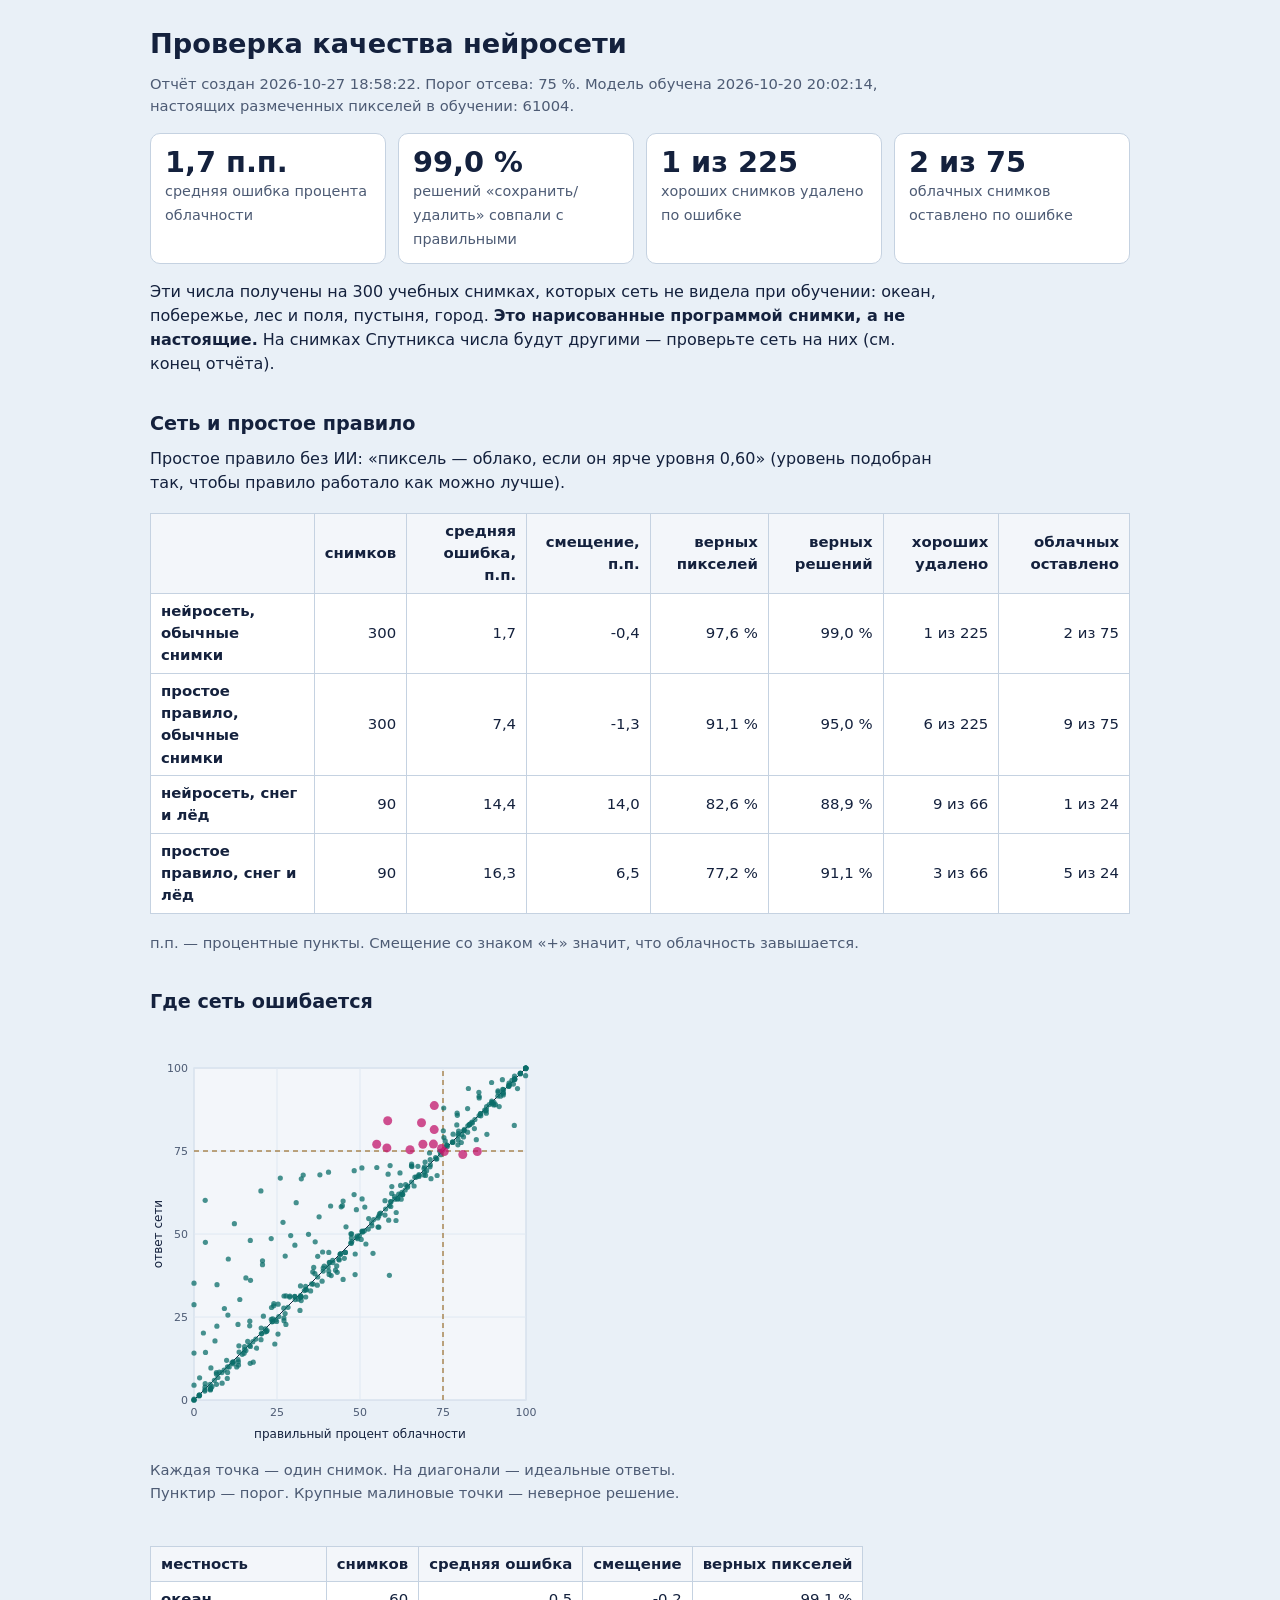
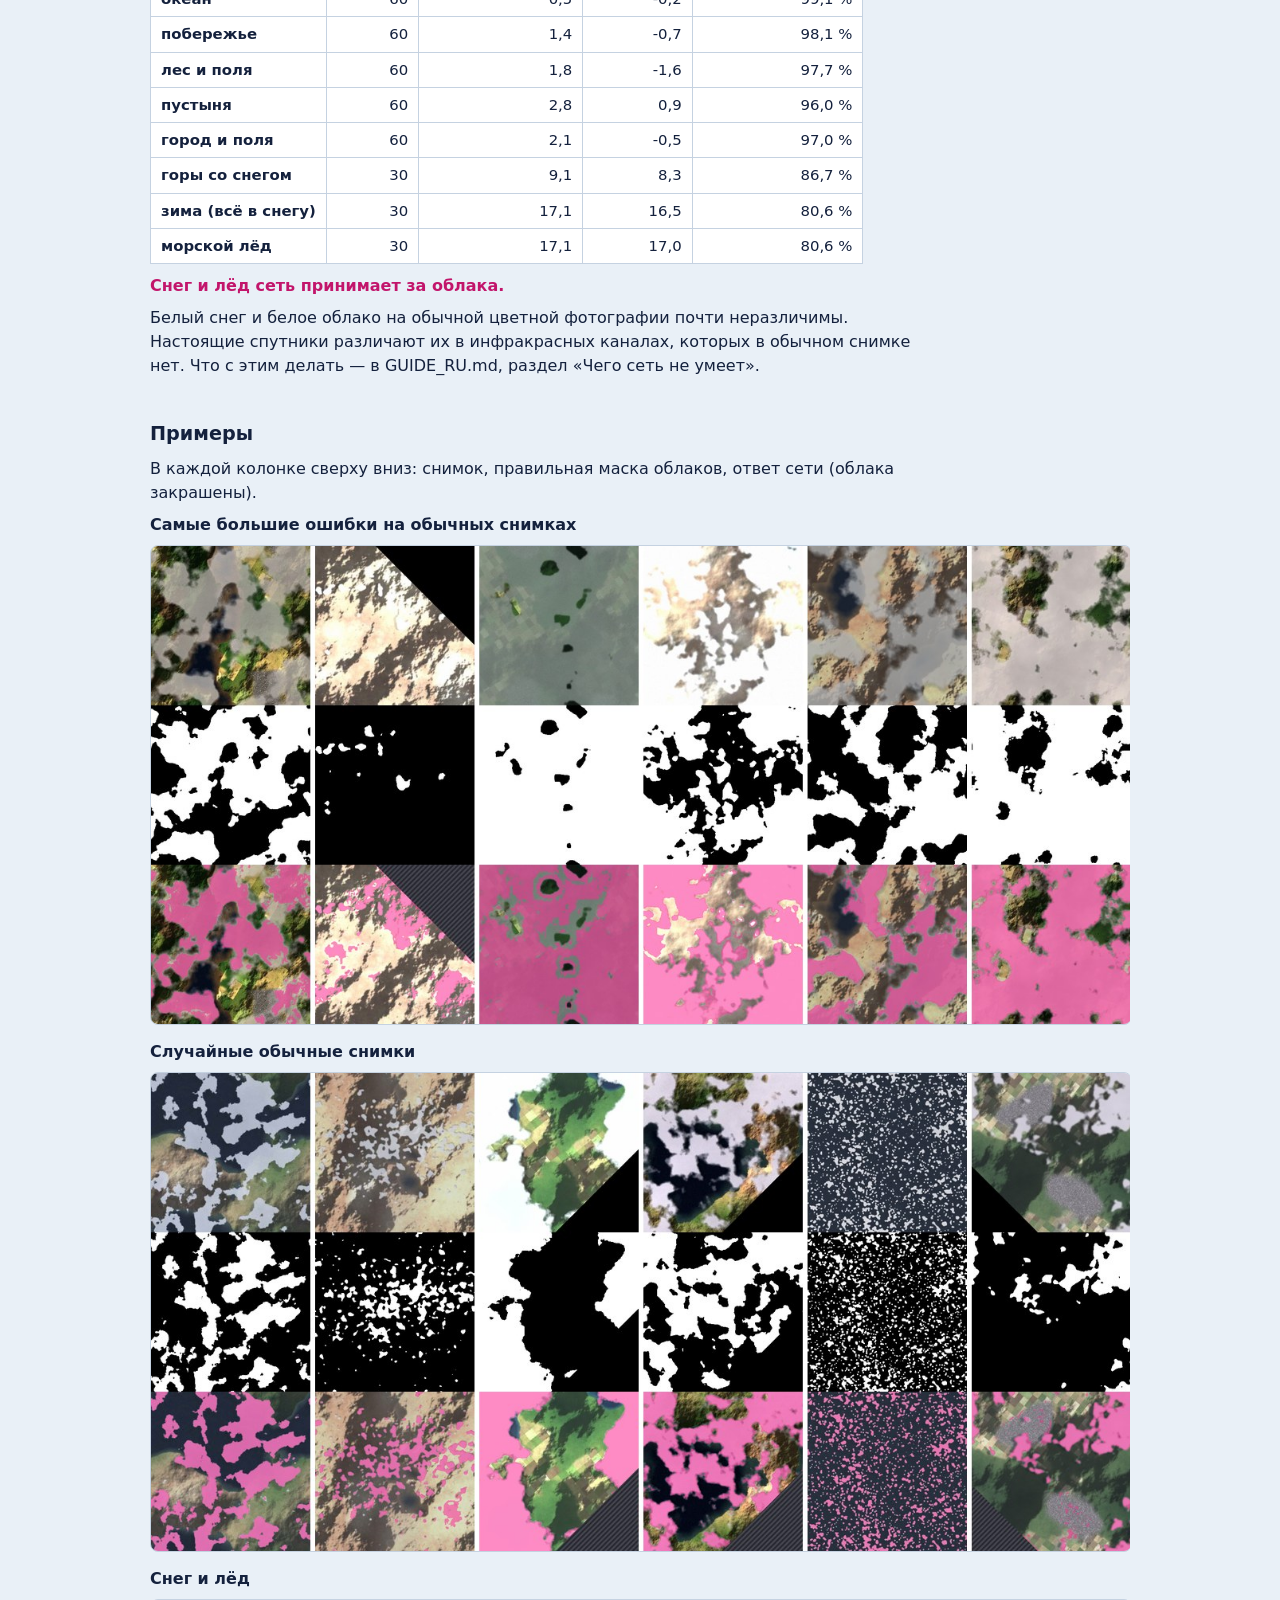
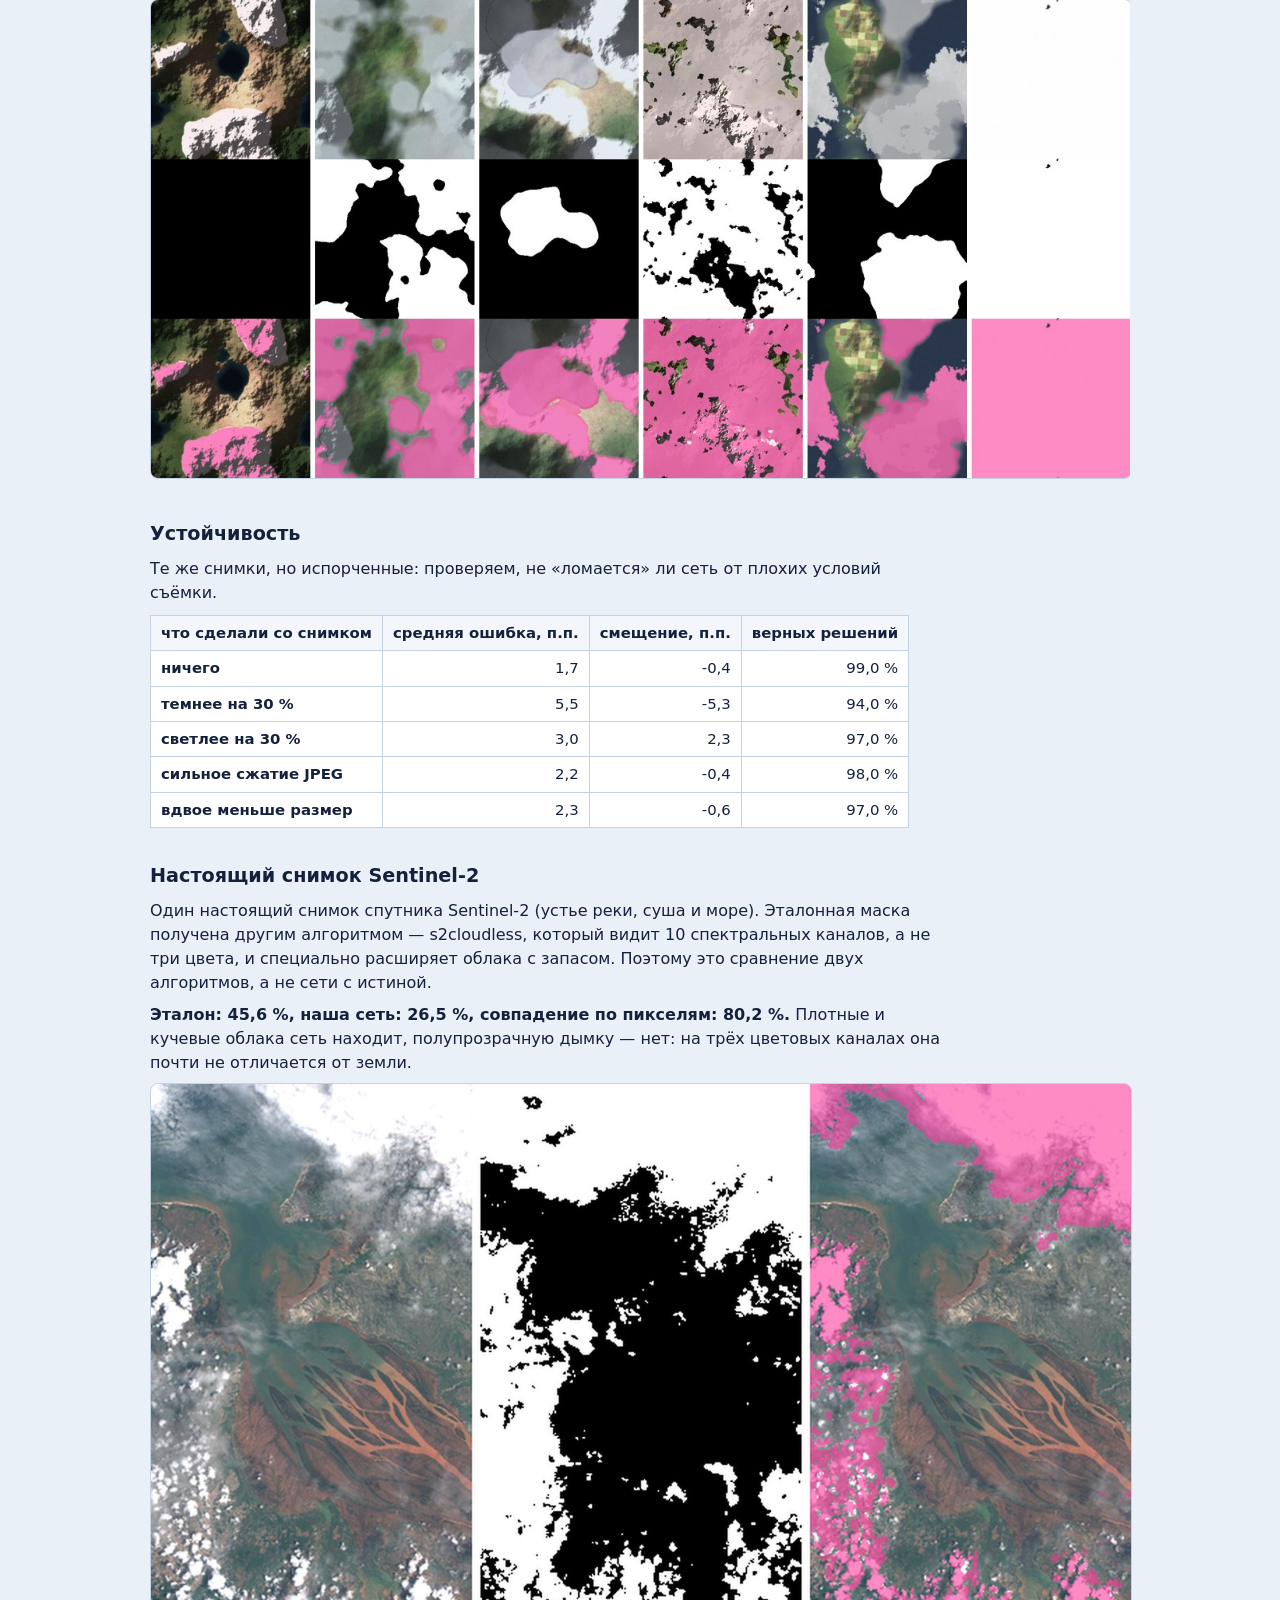
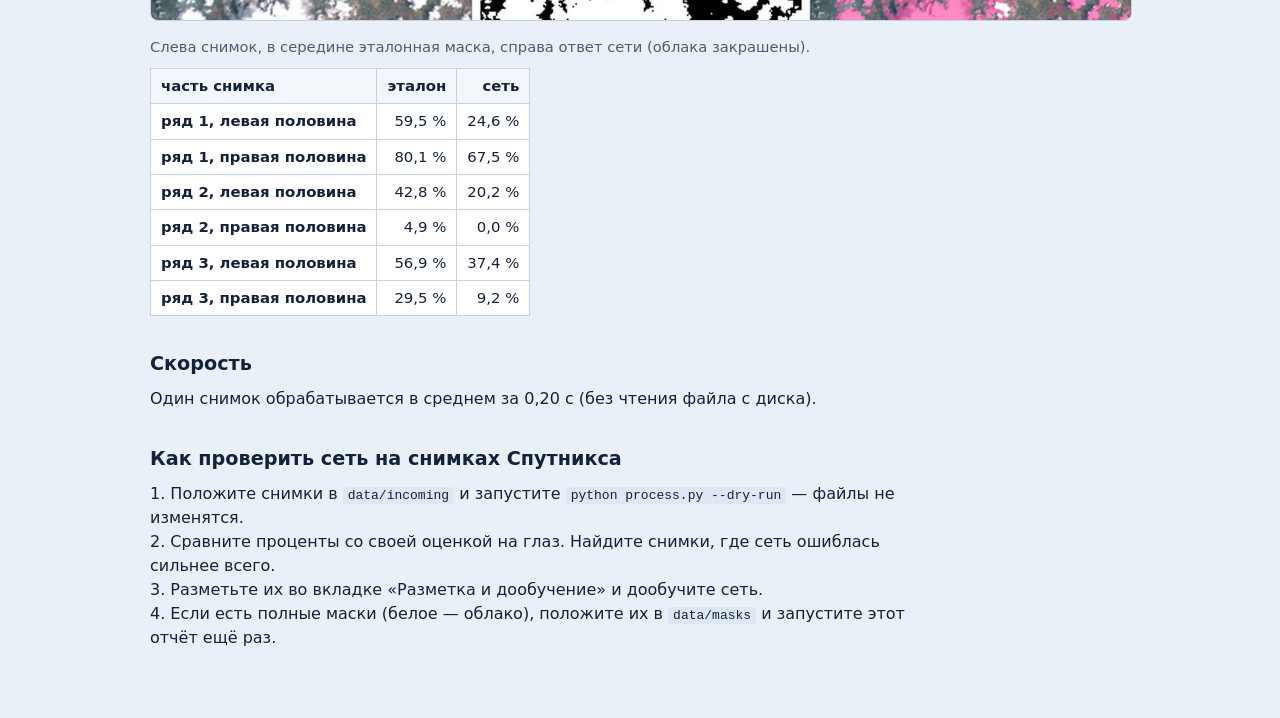
<file: reports/quality_report.html>
<!doctype html>
<html lang="ru"><head><meta charset="utf-8"><meta name="viewport" content="width=device-width, initial-scale=1">
<title>Проверка качества нейросети</title>
<style>
body { font-family: "Segoe UI", system-ui, Roboto, Arial, sans-serif; color: #14213d; background: #e9f0f7; margin: 0; line-height: 1.5; }
main { max-width: 980px; margin: 0 auto; padding: 24px 20px 60px; }
h1 { font-size: 1.7rem; margin: 0 0 4px; } h2 { font-size: 1.2rem; margin: 34px 0 8px; }
p { margin: 8px 0; max-width: 78ch; } .cap, .muted { color: #4d5b74; font-size: 0.92rem; }
table { border-collapse: collapse; background: #fff; margin: 10px 0; font-variant-numeric: tabular-nums; }
th, td { border: 1px solid #c5d2e1; padding: 6px 10px; text-align: right; font-size: 0.93rem; }
th:first-child { text-align: left; } tr:first-child th { background: #f3f6fa; font-weight: 600; }
img { max-width: 100%; height: auto; border-radius: 8px; border: 1px solid #c5d2e1; }
.big { display: grid; grid-template-columns: repeat(auto-fit, minmax(190px, 1fr)); gap: 12px; margin: 16px 0; }
.big div { background: #fff; border: 1px solid #c5d2e1; border-radius: 10px; padding: 12px 14px; }
.big b { display: block; font-size: 1.8rem; line-height: 1.15; } .big span { color: #4d5b74; font-size: 0.9rem; }
.two { display: flex; flex-wrap: wrap; gap: 24px; align-items: flex-start; } .scroll { overflow-x: auto; }
code { background: #dfe8f2; padding: 1px 5px; border-radius: 4px; }
.bad { color: #c2156b; font-weight: 600; }
</style></head><body><main>
<h1>Проверка качества нейросети</h1>
<p class="muted">Отчёт создан 2026-10-27 18:58:22. Порог отсева: 75 %.
Модель обучена 2026-10-20 20:02:14,
настоящих размеченных пикселей в обучении: 61004.</p>

<div class="big">
<div><b>1,7 п.п.</b><span>средняя ошибка процента облачности</span></div>
<div><b>99,0 %</b><span>решений «сохранить/удалить» совпали с правильными</span></div>
<div><b>1 из 225</b><span>хороших снимков удалено по ошибке</span></div>
<div><b>2 из 75</b><span>облачных снимков оставлено по ошибке</span></div>
</div>
<p>Эти числа получены на 300 учебных снимках, которых сеть не видела при обучении:
океан, побережье, лес и поля, пустыня, город. <b>Это нарисованные программой снимки, а не настоящие.</b>
На снимках Спутникса числа будут другими — проверьте сеть на них (см. конец отчёта).</p>

<h2>Сеть и простое правило</h2>
<p>Простое правило без ИИ: «пиксель — облако, если он ярче уровня 0,60» (уровень подобран так, чтобы правило работало как можно лучше).</p>
<div class="scroll"><table><tr><th></th><th>снимков</th><th>средняя ошибка, п.п.</th><th>смещение, п.п.</th><th>верных пикселей</th><th>верных решений</th><th>хороших удалено</th><th>облачных оставлено</th></tr>
<tr><th>нейросеть, обычные снимки</th><td>300</td><td>1,7</td><td>-0,4</td><td>97,6 %</td><td>99,0 %</td><td>1 из 225</td><td>2 из 75</td></tr>
<tr><th>простое правило, обычные снимки</th><td>300</td><td>7,4</td><td>-1,3</td><td>91,1 %</td><td>95,0 %</td><td>6 из 225</td><td>9 из 75</td></tr>
<tr><th>нейросеть, снег и лёд</th><td>90</td><td>14,4</td><td>14,0</td><td>82,6 %</td><td>88,9 %</td><td>9 из 66</td><td>1 из 24</td></tr>
<tr><th>простое правило, снег и лёд</th><td>90</td><td>16,3</td><td>6,5</td><td>77,2 %</td><td>91,1 %</td><td>3 из 66</td><td>5 из 24</td></tr>
</table></div>
<p class="muted">п.п. — процентные пункты. Смещение со знаком «+» значит, что облачность завышается.</p>

<h2>Где сеть ошибается</h2>
<div class="two">
<div><svg viewBox="0 0 420 420" width="420" height="420" role="img" aria-label="График: правильный процент облачности и ответ сети"><rect x="44" y="44" width="332" height="332" fill="#f3f6fa" stroke="#c5d2e1"/><line x1="44.0" y1="376.0" x2="44.0" y2="44.0" stroke="#dfe8f2"/><line x1="44.0" y1="376.0" x2="376.0" y2="376.0" stroke="#dfe8f2"/><text x="44.0" y="392.0" font-size="11" text-anchor="middle" fill="#4d5b74">0</text><text x="38.0" y="380.0" font-size="11" text-anchor="end" fill="#4d5b74">0</text><line x1="127.0" y1="376.0" x2="127.0" y2="44.0" stroke="#dfe8f2"/><line x1="44.0" y1="293.0" x2="376.0" y2="293.0" stroke="#dfe8f2"/><text x="127.0" y="392.0" font-size="11" text-anchor="middle" fill="#4d5b74">25</text><text x="38.0" y="297.0" font-size="11" text-anchor="end" fill="#4d5b74">25</text><line x1="210.0" y1="376.0" x2="210.0" y2="44.0" stroke="#dfe8f2"/><line x1="44.0" y1="210.0" x2="376.0" y2="210.0" stroke="#dfe8f2"/><text x="210.0" y="392.0" font-size="11" text-anchor="middle" fill="#4d5b74">50</text><text x="38.0" y="214.0" font-size="11" text-anchor="end" fill="#4d5b74">50</text><line x1="293.0" y1="376.0" x2="293.0" y2="44.0" stroke="#dfe8f2"/><line x1="44.0" y1="127.0" x2="376.0" y2="127.0" stroke="#dfe8f2"/><text x="293.0" y="392.0" font-size="11" text-anchor="middle" fill="#4d5b74">75</text><text x="38.0" y="131.0" font-size="11" text-anchor="end" fill="#4d5b74">75</text><line x1="376.0" y1="376.0" x2="376.0" y2="44.0" stroke="#dfe8f2"/><line x1="44.0" y1="44.0" x2="376.0" y2="44.0" stroke="#dfe8f2"/><text x="376.0" y="392.0" font-size="11" text-anchor="middle" fill="#4d5b74">100</text><text x="38.0" y="48.0" font-size="11" text-anchor="end" fill="#4d5b74">100</text><line x1="44.0" y1="376.0" x2="376.0" y2="44.0" stroke="#14213d" stroke-width="1"/><line x1="293.0" y1="376.0" x2="293.0" y2="44.0" stroke="#8a5200" stroke-dasharray="5 4"/><line x1="44.0" y1="127.0" x2="376.0" y2="127.0" stroke="#8a5200" stroke-dasharray="5 4"/><circle cx="44.0" cy="376.0" r="2.6" fill="#0b6e69" fill-opacity="0.75"/><circle cx="49.1" cy="372.0" r="2.6" fill="#0b6e69" fill-opacity="0.75"/><circle cx="55.0" cy="365.8" r="2.6" fill="#0b6e69" fill-opacity="0.75"/><circle cx="60.4" cy="365.9" r="2.6" fill="#0b6e69" fill-opacity="0.75"/><circle cx="60.2" cy="360.4" r="2.6" fill="#0b6e69" fill-opacity="0.75"/><circle cx="74.1" cy="346.1" r="2.6" fill="#0b6e69" fill-opacity="0.75"/><circle cx="64.4" cy="356.3" r="2.6" fill="#0b6e69" fill-opacity="0.75"/><circle cx="83.2" cy="338.0" r="2.6" fill="#0b6e69" fill-opacity="0.75"/><circle cx="88.0" cy="335.5" r="2.6" fill="#0b6e69" fill-opacity="0.75"/><circle cx="94.5" cy="325.5" r="2.6" fill="#0b6e69" fill-opacity="0.75"/><circle cx="100.4" cy="322.4" r="2.6" fill="#0b6e69" fill-opacity="0.75"/><circle cx="105.8" cy="315.1" r="2.6" fill="#0b6e69" fill-opacity="0.75"/><circle cx="111.0" cy="315.7" r="2.6" fill="#0b6e69" fill-opacity="0.75"/><circle cx="116.5" cy="307.5" r="2.6" fill="#0b6e69" fill-opacity="0.75"/><circle cx="122.7" cy="294.9" r="2.6" fill="#0b6e69" fill-opacity="0.75"/><circle cx="128.8" cy="292.5" r="2.6" fill="#0b6e69" fill-opacity="0.75"/><circle cx="133.9" cy="294.0" r="2.6" fill="#0b6e69" fill-opacity="0.75"/><circle cx="138.0" cy="283.3" r="2.6" fill="#0b6e69" fill-opacity="0.75"/><circle cx="145.2" cy="275.6" r="2.6" fill="#0b6e69" fill-opacity="0.75"/><circle cx="139.7" cy="273.1" r="2.6" fill="#0b6e69" fill-opacity="0.75"/><circle cx="156.3" cy="266.0" r="2.6" fill="#0b6e69" fill-opacity="0.75"/><circle cx="161.7" cy="259.9" r="2.6" fill="#0b6e69" fill-opacity="0.75"/><circle cx="162.8" cy="247.9" r="2.6" fill="#0b6e69" fill-opacity="0.75"/><circle cx="173.2" cy="247.1" r="2.6" fill="#0b6e69" fill-opacity="0.75"/><circle cx="179.7" cy="238.6" r="2.6" fill="#0b6e69" fill-opacity="0.75"/><circle cx="186.7" cy="241.9" r="2.6" fill="#0b6e69" fill-opacity="0.75"/><circle cx="190.3" cy="230.3" r="2.6" fill="#0b6e69" fill-opacity="0.75"/><circle cx="195.4" cy="228.4" r="2.6" fill="#0b6e69" fill-opacity="0.75"/><circle cx="190.8" cy="229.5" r="2.6" fill="#0b6e69" fill-opacity="0.75"/><circle cx="206.6" cy="213.6" r="2.6" fill="#0b6e69" fill-opacity="0.75"/><circle cx="212.3" cy="207.6" r="2.6" fill="#0b6e69" fill-opacity="0.75"/><circle cx="218.3" cy="205.1" r="2.6" fill="#0b6e69" fill-opacity="0.75"/><circle cx="223.7" cy="195.6" r="2.6" fill="#0b6e69" fill-opacity="0.75"/><circle cx="229.5" cy="189.8" r="2.6" fill="#0b6e69" fill-opacity="0.75"/><circle cx="244.7" cy="175.2" r="2.6" fill="#0b6e69" fill-opacity="0.75"/><circle cx="241.0" cy="177.8" r="2.6" fill="#0b6e69" fill-opacity="0.75"/><circle cx="247.6" cy="175.2" r="2.6" fill="#0b6e69" fill-opacity="0.75"/><circle cx="250.9" cy="170.5" r="2.6" fill="#0b6e69" fill-opacity="0.75"/><circle cx="257.5" cy="163.2" r="2.6" fill="#0b6e69" fill-opacity="0.75"/><circle cx="257.7" cy="162.0" r="2.6" fill="#0b6e69" fill-opacity="0.75"/><circle cx="269.0" cy="150.5" r="2.6" fill="#0b6e69" fill-opacity="0.75"/><circle cx="274.5" cy="142.8" r="2.6" fill="#0b6e69" fill-opacity="0.75"/><circle cx="280.3" cy="140.8" r="2.6" fill="#0b6e69" fill-opacity="0.75"/><circle cx="285.6" cy="133.5" r="2.6" fill="#0b6e69" fill-opacity="0.75"/><circle cx="290.5" cy="130.7" r="2.6" fill="#0b6e69" fill-opacity="0.75"/><circle cx="297.3" cy="122.5" r="2.6" fill="#0b6e69" fill-opacity="0.75"/><circle cx="302.9" cy="117.9" r="2.6" fill="#0b6e69" fill-opacity="0.75"/><circle cx="308.4" cy="109.6" r="2.6" fill="#0b6e69" fill-opacity="0.75"/><circle cx="313.7" cy="106.8" r="2.6" fill="#0b6e69" fill-opacity="0.75"/><circle cx="319.2" cy="100.9" r="2.6" fill="#0b6e69" fill-opacity="0.75"/><circle cx="324.9" cy="95.5" r="2.6" fill="#0b6e69" fill-opacity="0.75"/><circle cx="329.1" cy="91.5" r="2.6" fill="#0b6e69" fill-opacity="0.75"/><circle cx="334.7" cy="86.2" r="2.6" fill="#0b6e69" fill-opacity="0.75"/><circle cx="342.1" cy="78.4" r="2.6" fill="#0b6e69" fill-opacity="0.75"/><circle cx="347.8" cy="72.0" r="2.6" fill="#0b6e69" fill-opacity="0.75"/><circle cx="353.5" cy="65.6" r="2.6" fill="#0b6e69" fill-opacity="0.75"/><circle cx="358.5" cy="62.4" r="2.6" fill="#0b6e69" fill-opacity="0.75"/><circle cx="364.7" cy="54.9" r="2.6" fill="#0b6e69" fill-opacity="0.75"/><circle cx="370.4" cy="49.2" r="2.6" fill="#0b6e69" fill-opacity="0.75"/><circle cx="375.8" cy="44.1" r="2.6" fill="#0b6e69" fill-opacity="0.75"/><circle cx="44.0" cy="361.2" r="2.6" fill="#0b6e69" fill-opacity="0.75"/><circle cx="49.1" cy="371.4" r="2.6" fill="#0b6e69" fill-opacity="0.75"/><circle cx="55.2" cy="359.7" r="2.6" fill="#0b6e69" fill-opacity="0.75"/><circle cx="60.5" cy="365.2" r="2.6" fill="#0b6e69" fill-opacity="0.75"/><circle cx="66.4" cy="350.0" r="2.6" fill="#0b6e69" fill-opacity="0.75"/><circle cx="62.0" cy="362.6" r="2.6" fill="#0b6e69" fill-opacity="0.75"/><circle cx="77.6" cy="348.4" r="2.6" fill="#0b6e69" fill-opacity="0.75"/><circle cx="81.9" cy="338.9" r="2.6" fill="#0b6e69" fill-opacity="0.75"/><circle cx="89.1" cy="328.1" r="2.6" fill="#0b6e69" fill-opacity="0.75"/><circle cx="92.3" cy="330.3" r="2.6" fill="#0b6e69" fill-opacity="0.75"/><circle cx="95.9" cy="326.6" r="2.6" fill="#0b6e69" fill-opacity="0.75"/><circle cx="99.6" cy="321.6" r="2.6" fill="#0b6e69" fill-opacity="0.75"/><circle cx="111.5" cy="309.8" r="2.6" fill="#0b6e69" fill-opacity="0.75"/><circle cx="115.4" cy="304.8" r="2.6" fill="#0b6e69" fill-opacity="0.75"/><circle cx="122.7" cy="297.5" r="2.6" fill="#0b6e69" fill-opacity="0.75"/><circle cx="125.7" cy="295.9" r="2.6" fill="#0b6e69" fill-opacity="0.75"/><circle cx="128.0" cy="310.1" r="2.6" fill="#0b6e69" fill-opacity="0.75"/><circle cx="135.1" cy="289.6" r="2.6" fill="#0b6e69" fill-opacity="0.75"/><circle cx="151.0" cy="272.5" r="2.6" fill="#0b6e69" fill-opacity="0.75"/><circle cx="150.8" cy="273.1" r="2.6" fill="#0b6e69" fill-opacity="0.75"/><circle cx="156.0" cy="265.4" r="2.6" fill="#0b6e69" fill-opacity="0.75"/><circle cx="160.6" cy="266.9" r="2.6" fill="#0b6e69" fill-opacity="0.75"/><circle cx="167.3" cy="261.2" r="2.6" fill="#0b6e69" fill-opacity="0.75"/><circle cx="172.6" cy="228.0" r="2.6" fill="#0b6e69" fill-opacity="0.75"/><circle cx="178.1" cy="242.9" r="2.6" fill="#0b6e69" fill-opacity="0.75"/><circle cx="182.7" cy="236.3" r="2.6" fill="#0b6e69" fill-opacity="0.75"/><circle cx="185.5" cy="246.2" r="2.6" fill="#0b6e69" fill-opacity="0.75"/><circle cx="195.4" cy="228.4" r="2.6" fill="#0b6e69" fill-opacity="0.75"/><circle cx="201.4" cy="213.9" r="2.6" fill="#0b6e69" fill-opacity="0.75"/><circle cx="207.7" cy="214.7" r="2.6" fill="#0b6e69" fill-opacity="0.75"/><circle cx="209.4" cy="211.5" r="2.6" fill="#0b6e69" fill-opacity="0.75"/><circle cx="211.2" cy="215.4" r="2.6" fill="#0b6e69" fill-opacity="0.75"/><circle cx="215.9" cy="220.0" r="2.6" fill="#0b6e69" fill-opacity="0.75"/><circle cx="223.0" cy="229.3" r="2.6" fill="#0b6e69" fill-opacity="0.75"/><circle cx="235.6" cy="185.0" r="2.6" fill="#0b6e69" fill-opacity="0.75"/><circle cx="240.6" cy="177.5" r="2.6" fill="#0b6e69" fill-opacity="0.75"/><circle cx="239.4" cy="181.6" r="2.6" fill="#0b6e69" fill-opacity="0.75"/><circle cx="246.0" cy="196.5" r="2.6" fill="#0b6e69" fill-opacity="0.75"/><circle cx="252.7" cy="170.4" r="2.6" fill="#0b6e69" fill-opacity="0.75"/><circle cx="261.6" cy="158.0" r="2.6" fill="#0b6e69" fill-opacity="0.75"/><circle cx="267.9" cy="142.3" r="2.6" fill="#0b6e69" fill-opacity="0.75"/><circle cx="274.0" cy="144.6" r="2.6" fill="#0b6e69" fill-opacity="0.75"/><circle cx="276.6" cy="146.7" r="2.6" fill="#0b6e69" fill-opacity="0.75"/><circle cx="281.0" cy="154.7" r="2.6" fill="#0b6e69" fill-opacity="0.75"/><circle cx="290.0" cy="127.4" r="2.6" fill="#0b6e69" fill-opacity="0.75"/><circle cx="294.3" cy="127.6" r="4.5" fill="#c2156b" fill-opacity="0.75"/><circle cx="317.8" cy="101.8" r="2.6" fill="#0b6e69" fill-opacity="0.75"/><circle cx="308.1" cy="115.8" r="2.6" fill="#0b6e69" fill-opacity="0.75"/><circle cx="314.0" cy="106.5" r="2.6" fill="#0b6e69" fill-opacity="0.75"/><circle cx="320.0" cy="100.0" r="2.6" fill="#0b6e69" fill-opacity="0.75"/><circle cx="322.4" cy="98.9" r="2.6" fill="#0b6e69" fill-opacity="0.75"/><circle cx="330.6" cy="89.5" r="2.6" fill="#0b6e69" fill-opacity="0.75"/><circle cx="336.3" cy="89.2" r="2.6" fill="#0b6e69" fill-opacity="0.75"/><circle cx="342.2" cy="79.8" r="2.6" fill="#0b6e69" fill-opacity="0.75"/><circle cx="348.1" cy="68.2" r="2.6" fill="#0b6e69" fill-opacity="0.75"/><circle cx="353.3" cy="69.3" r="2.6" fill="#0b6e69" fill-opacity="0.75"/><circle cx="359.0" cy="61.3" r="2.6" fill="#0b6e69" fill-opacity="0.75"/><circle cx="364.7" cy="55.5" r="2.6" fill="#0b6e69" fill-opacity="0.75"/><circle cx="370.2" cy="50.0" r="2.6" fill="#0b6e69" fill-opacity="0.75"/><circle cx="375.8" cy="44.2" r="2.6" fill="#0b6e69" fill-opacity="0.75"/><circle cx="44.0" cy="376.0" r="2.6" fill="#0b6e69" fill-opacity="0.75"/><circle cx="49.5" cy="371.3" r="2.6" fill="#0b6e69" fill-opacity="0.75"/><circle cx="54.8" cy="367.1" r="2.6" fill="#0b6e69" fill-opacity="0.75"/><circle cx="60.6" cy="364.5" r="2.6" fill="#0b6e69" fill-opacity="0.75"/><circle cx="66.5" cy="360.3" r="2.6" fill="#0b6e69" fill-opacity="0.75"/><circle cx="72.1" cy="359.2" r="2.6" fill="#0b6e69" fill-opacity="0.75"/><circle cx="77.5" cy="342.9" r="2.6" fill="#0b6e69" fill-opacity="0.75"/><circle cx="79.2" cy="342.9" r="2.6" fill="#0b6e69" fill-opacity="0.75"/><circle cx="88.5" cy="341.1" r="2.6" fill="#0b6e69" fill-opacity="0.75"/><circle cx="94.1" cy="329.2" r="2.6" fill="#0b6e69" fill-opacity="0.75"/><circle cx="100.2" cy="339.3" r="2.6" fill="#0b6e69" fill-opacity="0.75"/><circle cx="102.9" cy="317.7" r="2.6" fill="#0b6e69" fill-opacity="0.75"/><circle cx="106.5" cy="324.2" r="2.6" fill="#0b6e69" fill-opacity="0.75"/><circle cx="115.1" cy="307.9" r="2.6" fill="#0b6e69" fill-opacity="0.75"/><circle cx="122.1" cy="297.8" r="2.6" fill="#0b6e69" fill-opacity="0.75"/><circle cx="124.8" cy="320.0" r="2.6" fill="#0b6e69" fill-opacity="0.75"/><circle cx="133.8" cy="284.2" r="2.6" fill="#0b6e69" fill-opacity="0.75"/><circle cx="135.9" cy="300.4" r="2.6" fill="#0b6e69" fill-opacity="0.75"/><circle cx="144.9" cy="272.6" r="2.6" fill="#0b6e69" fill-opacity="0.75"/><circle cx="150.7" cy="273.2" r="2.6" fill="#0b6e69" fill-opacity="0.75"/><circle cx="155.6" cy="262.4" r="2.6" fill="#0b6e69" fill-opacity="0.75"/><circle cx="150.0" cy="286.4" r="2.6" fill="#0b6e69" fill-opacity="0.75"/><circle cx="167.7" cy="253.0" r="2.6" fill="#0b6e69" fill-opacity="0.75"/><circle cx="172.1" cy="257.2" r="2.6" fill="#0b6e69" fill-opacity="0.75"/><circle cx="179.3" cy="238.4" r="2.6" fill="#0b6e69" fill-opacity="0.75"/><circle cx="178.7" cy="247.1" r="2.6" fill="#0b6e69" fill-opacity="0.75"/><circle cx="188.8" cy="235.2" r="2.6" fill="#0b6e69" fill-opacity="0.75"/><circle cx="193.1" cy="255.4" r="2.6" fill="#0b6e69" fill-opacity="0.75"/><circle cx="201.4" cy="219.3" r="2.6" fill="#0b6e69" fill-opacity="0.75"/><circle cx="207.1" cy="212.1" r="2.6" fill="#0b6e69" fill-opacity="0.75"/><circle cx="205.2" cy="230.0" r="2.6" fill="#0b6e69" fill-opacity="0.75"/><circle cx="201.8" cy="217.5" r="2.6" fill="#0b6e69" fill-opacity="0.75"/><circle cx="221.6" cy="198.8" r="2.6" fill="#0b6e69" fill-opacity="0.75"/><circle cx="228.0" cy="203.0" r="2.6" fill="#0b6e69" fill-opacity="0.75"/><circle cx="235.0" cy="191.1" r="2.6" fill="#0b6e69" fill-opacity="0.75"/><circle cx="240.8" cy="182.5" r="2.6" fill="#0b6e69" fill-opacity="0.75"/><circle cx="246.2" cy="188.5" r="2.6" fill="#0b6e69" fill-opacity="0.75"/><circle cx="252.6" cy="170.6" r="2.6" fill="#0b6e69" fill-opacity="0.75"/><circle cx="252.0" cy="168.4" r="2.6" fill="#0b6e69" fill-opacity="0.75"/><circle cx="247.8" cy="174.4" r="2.6" fill="#0b6e69" fill-opacity="0.75"/><circle cx="266.4" cy="153.1" r="2.6" fill="#0b6e69" fill-opacity="0.75"/><circle cx="275.1" cy="138.1" r="2.6" fill="#0b6e69" fill-opacity="0.75"/><circle cx="275.6" cy="151.4" r="2.6" fill="#0b6e69" fill-opacity="0.75"/><circle cx="286.8" cy="135.0" r="2.6" fill="#0b6e69" fill-opacity="0.75"/><circle cx="264.1" cy="162.0" r="2.6" fill="#0b6e69" fill-opacity="0.75"/><circle cx="297.1" cy="121.2" r="2.6" fill="#0b6e69" fill-opacity="0.75"/><circle cx="302.7" cy="118.5" r="2.6" fill="#0b6e69" fill-opacity="0.75"/><circle cx="307.9" cy="120.8" r="2.6" fill="#0b6e69" fill-opacity="0.75"/><circle cx="313.5" cy="112.9" r="2.6" fill="#0b6e69" fill-opacity="0.75"/><circle cx="319.8" cy="100.4" r="2.6" fill="#0b6e69" fill-opacity="0.75"/><circle cx="324.4" cy="104.6" r="2.6" fill="#0b6e69" fill-opacity="0.75"/><circle cx="327.3" cy="127.5" r="4.5" fill="#c2156b" fill-opacity="0.75"/><circle cx="335.6" cy="87.0" r="2.6" fill="#0b6e69" fill-opacity="0.75"/><circle cx="343.9" cy="81.0" r="2.6" fill="#0b6e69" fill-opacity="0.75"/><circle cx="345.5" cy="80.7" r="2.6" fill="#0b6e69" fill-opacity="0.75"/><circle cx="350.5" cy="72.2" r="2.6" fill="#0b6e69" fill-opacity="0.75"/><circle cx="359.1" cy="62.1" r="2.6" fill="#0b6e69" fill-opacity="0.75"/><circle cx="364.7" cy="54.9" r="2.6" fill="#0b6e69" fill-opacity="0.75"/><circle cx="370.4" cy="49.3" r="2.6" fill="#0b6e69" fill-opacity="0.75"/><circle cx="375.6" cy="51.7" r="2.6" fill="#0b6e69" fill-opacity="0.75"/><circle cx="44.0" cy="375.0" r="2.6" fill="#0b6e69" fill-opacity="0.75"/><circle cx="49.6" cy="353.8" r="2.6" fill="#0b6e69" fill-opacity="0.75"/><circle cx="53.4" cy="309.0" r="2.6" fill="#0b6e69" fill-opacity="0.75"/><circle cx="60.8" cy="363.9" r="2.6" fill="#0b6e69" fill-opacity="0.75"/><circle cx="66.4" cy="348.6" r="2.6" fill="#0b6e69" fill-opacity="0.75"/><circle cx="69.4" cy="348.2" r="2.6" fill="#0b6e69" fill-opacity="0.75"/><circle cx="76.6" cy="336.3" r="2.6" fill="#0b6e69" fill-opacity="0.75"/><circle cx="83.2" cy="339.8" r="2.6" fill="#0b6e69" fill-opacity="0.75"/><circle cx="88.9" cy="321.8" r="2.6" fill="#0b6e69" fill-opacity="0.75"/><circle cx="86.7" cy="343.0" r="2.6" fill="#0b6e69" fill-opacity="0.75"/><circle cx="99.7" cy="301.8" r="2.6" fill="#0b6e69" fill-opacity="0.75"/><circle cx="99.8" cy="297.2" r="2.6" fill="#0b6e69" fill-opacity="0.75"/><circle cx="111.2" cy="304.1" r="2.6" fill="#0b6e69" fill-opacity="0.75"/><circle cx="113.4" cy="292.2" r="2.6" fill="#0b6e69" fill-opacity="0.75"/><circle cx="121.5" cy="283.5" r="2.6" fill="#0b6e69" fill-opacity="0.75"/><circle cx="126.6" cy="297.4" r="2.6" fill="#0b6e69" fill-opacity="0.75"/><circle cx="134.0" cy="272.0" r="2.6" fill="#0b6e69" fill-opacity="0.75"/><circle cx="136.0" cy="271.9" r="2.6" fill="#0b6e69" fill-opacity="0.75"/><circle cx="144.7" cy="272.3" r="2.6" fill="#0b6e69" fill-opacity="0.75"/><circle cx="150.6" cy="271.7" r="2.6" fill="#0b6e69" fill-opacity="0.75"/><circle cx="151.2" cy="276.6" r="2.6" fill="#0b6e69" fill-opacity="0.75"/><circle cx="164.9" cy="249.7" r="2.6" fill="#0b6e69" fill-opacity="0.75"/><circle cx="163.7" cy="243.4" r="2.6" fill="#0b6e69" fill-opacity="0.75"/><circle cx="155.7" cy="273.0" r="2.6" fill="#0b6e69" fill-opacity="0.75"/><circle cx="179.1" cy="250.4" r="2.6" fill="#0b6e69" fill-opacity="0.75"/><circle cx="182.9" cy="238.6" r="2.6" fill="#0b6e69" fill-opacity="0.75"/><circle cx="189.2" cy="235.9" r="2.6" fill="#0b6e69" fill-opacity="0.75"/><circle cx="196.0" cy="202.8" r="2.6" fill="#0b6e69" fill-opacity="0.75"/><circle cx="187.2" cy="248.3" r="2.6" fill="#0b6e69" fill-opacity="0.75"/><circle cx="200.9" cy="209.8" r="2.6" fill="#0b6e69" fill-opacity="0.75"/><circle cx="212.0" cy="207.0" r="2.6" fill="#0b6e69" fill-opacity="0.75"/><circle cx="205.1" cy="250.6" r="2.6" fill="#0b6e69" fill-opacity="0.75"/><circle cx="218.7" cy="194.6" r="2.6" fill="#0b6e69" fill-opacity="0.75"/><circle cx="228.8" cy="192.1" r="2.6" fill="#0b6e69" fill-opacity="0.75"/><circle cx="235.0" cy="176.7" r="2.6" fill="#0b6e69" fill-opacity="0.75"/><circle cx="240.1" cy="141.6" r="2.6" fill="#0b6e69" fill-opacity="0.75"/><circle cx="238.7" cy="196.2" r="2.6" fill="#0b6e69" fill-opacity="0.75"/><circle cx="250.6" cy="161.4" r="2.6" fill="#0b6e69" fill-opacity="0.75"/><circle cx="255.2" cy="166.0" r="2.6" fill="#0b6e69" fill-opacity="0.75"/><circle cx="262.0" cy="142.6" r="2.6" fill="#0b6e69" fill-opacity="0.75"/><circle cx="269.0" cy="152.5" r="2.6" fill="#0b6e69" fill-opacity="0.75"/><circle cx="273.9" cy="151.0" r="2.6" fill="#0b6e69" fill-opacity="0.75"/><circle cx="279.5" cy="129.0" r="2.6" fill="#0b6e69" fill-opacity="0.75"/><circle cx="286.1" cy="134.8" r="2.6" fill="#0b6e69" fill-opacity="0.75"/><circle cx="287.1" cy="151.5" r="2.6" fill="#0b6e69" fill-opacity="0.75"/><circle cx="293.9" cy="113.6" r="2.6" fill="#0b6e69" fill-opacity="0.75"/><circle cx="303.1" cy="110.2" r="2.6" fill="#0b6e69" fill-opacity="0.75"/><circle cx="308.6" cy="107.1" r="2.6" fill="#0b6e69" fill-opacity="0.75"/><circle cx="311.8" cy="110.8" r="2.6" fill="#0b6e69" fill-opacity="0.75"/><circle cx="314.4" cy="105.3" r="2.6" fill="#0b6e69" fill-opacity="0.75"/><circle cx="326.3" cy="115.7" r="2.6" fill="#0b6e69" fill-opacity="0.75"/><circle cx="330.8" cy="91.8" r="2.6" fill="#0b6e69" fill-opacity="0.75"/><circle cx="336.6" cy="82.7" r="2.6" fill="#0b6e69" fill-opacity="0.75"/><circle cx="341.9" cy="78.6" r="2.6" fill="#0b6e69" fill-opacity="0.75"/><circle cx="348.0" cy="66.8" r="2.6" fill="#0b6e69" fill-opacity="0.75"/><circle cx="353.3" cy="71.0" r="2.6" fill="#0b6e69" fill-opacity="0.75"/><circle cx="359.3" cy="60.8" r="2.6" fill="#0b6e69" fill-opacity="0.75"/><circle cx="361.9" cy="56.4" r="2.6" fill="#0b6e69" fill-opacity="0.75"/><circle cx="367.5" cy="64.6" r="2.6" fill="#0b6e69" fill-opacity="0.75"/><circle cx="375.8" cy="44.1" r="2.6" fill="#0b6e69" fill-opacity="0.75"/><circle cx="44.0" cy="376.0" r="2.6" fill="#0b6e69" fill-opacity="0.75"/><circle cx="49.4" cy="370.9" r="2.6" fill="#0b6e69" fill-opacity="0.75"/><circle cx="55.0" cy="363.2" r="2.6" fill="#0b6e69" fill-opacity="0.75"/><circle cx="60.9" cy="343.9" r="2.6" fill="#0b6e69" fill-opacity="0.75"/><circle cx="67.9" cy="353.5" r="2.6" fill="#0b6e69" fill-opacity="0.75"/><circle cx="71.9" cy="348.6" r="2.6" fill="#0b6e69" fill-opacity="0.75"/><circle cx="77.3" cy="354.4" r="2.6" fill="#0b6e69" fill-opacity="0.75"/><circle cx="83.0" cy="337.8" r="2.6" fill="#0b6e69" fill-opacity="0.75"/><circle cx="88.4" cy="337.8" r="2.6" fill="#0b6e69" fill-opacity="0.75"/><circle cx="94.6" cy="322.6" r="2.6" fill="#0b6e69" fill-opacity="0.75"/><circle cx="97.7" cy="317.4" r="2.6" fill="#0b6e69" fill-opacity="0.75"/><circle cx="103.3" cy="338.2" r="2.6" fill="#0b6e69" fill-opacity="0.75"/><circle cx="111.4" cy="309.6" r="2.6" fill="#0b6e69" fill-opacity="0.75"/><circle cx="117.1" cy="306.6" r="2.6" fill="#0b6e69" fill-opacity="0.75"/><circle cx="121.3" cy="295.3" r="2.6" fill="#0b6e69" fill-opacity="0.75"/><circle cx="128.1" cy="280.2" r="2.6" fill="#0b6e69" fill-opacity="0.75"/><circle cx="134.0" cy="296.7" r="2.6" fill="#0b6e69" fill-opacity="0.75"/><circle cx="123.8" cy="279.7" r="2.6" fill="#0b6e69" fill-opacity="0.75"/><circle cx="139.9" cy="272.1" r="2.6" fill="#0b6e69" fill-opacity="0.75"/><circle cx="150.5" cy="261.9" r="2.6" fill="#0b6e69" fill-opacity="0.75"/><circle cx="154.4" cy="266.6" r="2.6" fill="#0b6e69" fill-opacity="0.75"/><circle cx="163.1" cy="260.1" r="2.6" fill="#0b6e69" fill-opacity="0.75"/><circle cx="167.7" cy="232.3" r="2.6" fill="#0b6e69" fill-opacity="0.75"/><circle cx="173.2" cy="244.1" r="2.6" fill="#0b6e69" fill-opacity="0.75"/><circle cx="178.8" cy="228.4" r="2.6" fill="#0b6e69" fill-opacity="0.75"/><circle cx="181.2" cy="251.6" r="2.6" fill="#0b6e69" fill-opacity="0.75"/><circle cx="190.1" cy="230.2" r="2.6" fill="#0b6e69" fill-opacity="0.75"/><circle cx="194.3" cy="234.3" r="2.6" fill="#0b6e69" fill-opacity="0.75"/><circle cx="200.7" cy="219.0" r="2.6" fill="#0b6e69" fill-opacity="0.75"/><circle cx="206.4" cy="185.7" r="2.6" fill="#0b6e69" fill-opacity="0.75"/><circle cx="212.7" cy="208.1" r="2.6" fill="#0b6e69" fill-opacity="0.75"/><circle cx="214.4" cy="206.8" r="2.6" fill="#0b6e69" fill-opacity="0.75"/><circle cx="221.9" cy="201.8" r="2.6" fill="#0b6e69" fill-opacity="0.75"/><circle cx="228.8" cy="203.2" r="2.6" fill="#0b6e69" fill-opacity="0.75"/><circle cx="230.6" cy="189.2" r="2.6" fill="#0b6e69" fill-opacity="0.75"/><circle cx="241.7" cy="169.4" r="2.6" fill="#0b6e69" fill-opacity="0.75"/><circle cx="244.5" cy="172.6" r="2.6" fill="#0b6e69" fill-opacity="0.75"/><circle cx="239.4" cy="251.3" r="2.6" fill="#0b6e69" fill-opacity="0.75"/><circle cx="251.2" cy="175.2" r="2.6" fill="#0b6e69" fill-opacity="0.75"/><circle cx="264.9" cy="153.2" r="2.6" fill="#0b6e69" fill-opacity="0.75"/><circle cx="268.9" cy="151.5" r="2.6" fill="#0b6e69" fill-opacity="0.75"/><circle cx="274.5" cy="148.1" r="2.6" fill="#0b6e69" fill-opacity="0.75"/><circle cx="280.2" cy="135.7" r="2.6" fill="#0b6e69" fill-opacity="0.75"/><circle cx="280.0" cy="142.8" r="2.6" fill="#0b6e69" fill-opacity="0.75"/><circle cx="291.5" cy="124.5" r="4.5" fill="#c2156b" fill-opacity="0.75"/><circle cx="296.6" cy="121.0" r="2.6" fill="#0b6e69" fill-opacity="0.75"/><circle cx="302.4" cy="118.2" r="2.6" fill="#0b6e69" fill-opacity="0.75"/><circle cx="308.2" cy="111.6" r="2.6" fill="#0b6e69" fill-opacity="0.75"/><circle cx="311.3" cy="118.5" r="2.6" fill="#0b6e69" fill-opacity="0.75"/><circle cx="317.6" cy="108.2" r="2.6" fill="#0b6e69" fill-opacity="0.75"/><circle cx="321.9" cy="98.1" r="2.6" fill="#0b6e69" fill-opacity="0.75"/><circle cx="330.6" cy="89.7" r="2.6" fill="#0b6e69" fill-opacity="0.75"/><circle cx="336.4" cy="86.0" r="2.6" fill="#0b6e69" fill-opacity="0.75"/><circle cx="341.7" cy="77.2" r="2.6" fill="#0b6e69" fill-opacity="0.75"/><circle cx="344.0" cy="78.4" r="2.6" fill="#0b6e69" fill-opacity="0.75"/><circle cx="353.1" cy="68.2" r="2.6" fill="#0b6e69" fill-opacity="0.75"/><circle cx="359.0" cy="59.2" r="2.6" fill="#0b6e69" fill-opacity="0.75"/><circle cx="364.3" cy="101.4" r="2.6" fill="#0b6e69" fill-opacity="0.75"/><circle cx="370.3" cy="49.5" r="2.6" fill="#0b6e69" fill-opacity="0.75"/><circle cx="375.7" cy="44.7" r="2.6" fill="#0b6e69" fill-opacity="0.75"/><circle cx="44.0" cy="329.1" r="2.6" fill="#0b6e69" fill-opacity="0.75"/><circle cx="55.5" cy="328.4" r="2.6" fill="#0b6e69" fill-opacity="0.75"/><circle cx="66.9" cy="302.2" r="2.6" fill="#0b6e69" fill-opacity="0.75"/><circle cx="74.4" cy="284.5" r="2.6" fill="#0b6e69" fill-opacity="0.75"/><circle cx="88.0" cy="300.4" r="2.6" fill="#0b6e69" fill-opacity="0.75"/><circle cx="95.9" cy="253.9" r="2.6" fill="#0b6e69" fill-opacity="0.75"/><circle cx="112.5" cy="240.7" r="2.6" fill="#0b6e69" fill-opacity="0.75"/><circle cx="123.7" cy="281.8" r="2.6" fill="#0b6e69" fill-opacity="0.75"/><circle cx="135.2" cy="232.1" r="2.6" fill="#0b6e69" fill-opacity="0.75"/><circle cx="140.7" cy="211.6" r="2.6" fill="#0b6e69" fill-opacity="0.75"/><circle cx="148.4" cy="275.2" r="2.6" fill="#0b6e69" fill-opacity="0.75"/><circle cx="169.1" cy="192.8" r="2.6" fill="#0b6e69" fill-opacity="0.75"/><circle cx="174.2" cy="242.0" r="2.6" fill="#0b6e69" fill-opacity="0.75"/><circle cx="191.2" cy="182.8" r="2.6" fill="#0b6e69" fill-opacity="0.75"/><circle cx="204.2" cy="146.7" r="2.6" fill="#0b6e69" fill-opacity="0.75"/><circle cx="212.1" cy="174.9" r="2.6" fill="#0b6e69" fill-opacity="0.75"/><circle cx="226.8" cy="143.5" r="2.6" fill="#0b6e69" fill-opacity="0.75"/><circle cx="227.9" cy="193.9" r="2.6" fill="#0b6e69" fill-opacity="0.75"/><circle cx="241.8" cy="162.6" r="2.6" fill="#0b6e69" fill-opacity="0.75"/><circle cx="261.5" cy="141.9" r="2.6" fill="#0b6e69" fill-opacity="0.75"/><circle cx="261.6" cy="140.2" r="2.6" fill="#0b6e69" fill-opacity="0.75"/><circle cx="283.4" cy="120.1" r="4.5" fill="#c2156b" fill-opacity="0.75"/><circle cx="295.2" cy="116.9" r="2.6" fill="#0b6e69" fill-opacity="0.75"/><circle cx="306.8" cy="100.9" r="2.6" fill="#0b6e69" fill-opacity="0.75"/><circle cx="312.8" cy="130.5" r="4.5" fill="#c2156b" fill-opacity="0.75"/><circle cx="329.2" cy="73.9" r="2.6" fill="#0b6e69" fill-opacity="0.75"/><circle cx="339.2" cy="80.5" r="2.6" fill="#0b6e69" fill-opacity="0.75"/><circle cx="349.2" cy="82.6" r="2.6" fill="#0b6e69" fill-opacity="0.75"/><circle cx="364.5" cy="52.2" r="2.6" fill="#0b6e69" fill-opacity="0.75"/><circle cx="375.8" cy="44.2" r="2.6" fill="#0b6e69" fill-opacity="0.75"/><circle cx="44.0" cy="280.7" r="2.6" fill="#0b6e69" fill-opacity="0.75"/><circle cx="55.4" cy="218.3" r="2.6" fill="#0b6e69" fill-opacity="0.75"/><circle cx="65.0" cy="316.9" r="2.6" fill="#0b6e69" fill-opacity="0.75"/><circle cx="77.9" cy="291.1" r="2.6" fill="#0b6e69" fill-opacity="0.75"/><circle cx="84.4" cy="199.7" r="2.6" fill="#0b6e69" fill-opacity="0.75"/><circle cx="100.3" cy="216.4" r="2.6" fill="#0b6e69" fill-opacity="0.75"/><circle cx="112.5" cy="236.8" r="2.6" fill="#0b6e69" fill-opacity="0.75"/><circle cx="121.2" cy="214.6" r="2.6" fill="#0b6e69" fill-opacity="0.75"/><circle cx="153.2" cy="151.1" r="2.6" fill="#0b6e69" fill-opacity="0.75"/><circle cx="144.9" cy="221.2" r="2.6" fill="#0b6e69" fill-opacity="0.75"/><circle cx="151.3" cy="154.8" r="2.6" fill="#0b6e69" fill-opacity="0.75"/><circle cx="169.9" cy="150.8" r="2.6" fill="#0b6e69" fill-opacity="0.75"/><circle cx="178.5" cy="148.2" r="2.6" fill="#0b6e69" fill-opacity="0.75"/><circle cx="192.4" cy="181.7" r="2.6" fill="#0b6e69" fill-opacity="0.75"/><circle cx="204.1" cy="170.6" r="2.6" fill="#0b6e69" fill-opacity="0.75"/><circle cx="214.8" cy="183.1" r="2.6" fill="#0b6e69" fill-opacity="0.75"/><circle cx="237.7" cy="96.8" r="4.5" fill="#c2156b" fill-opacity="0.75"/><circle cx="238.1" cy="150.2" r="2.6" fill="#0b6e69" fill-opacity="0.75"/><circle cx="250.0" cy="148.9" r="2.6" fill="#0b6e69" fill-opacity="0.75"/><circle cx="260.0" cy="125.7" r="4.5" fill="#c2156b" fill-opacity="0.75"/><circle cx="271.5" cy="98.7" r="4.5" fill="#c2156b" fill-opacity="0.75"/><circle cx="284.3" cy="81.6" r="4.5" fill="#c2156b" fill-opacity="0.75"/><circle cx="293.3" cy="106.8" r="2.6" fill="#0b6e69" fill-opacity="0.75"/><circle cx="307.1" cy="89.2" r="2.6" fill="#0b6e69" fill-opacity="0.75"/><circle cx="317.6" cy="84.6" r="2.6" fill="#0b6e69" fill-opacity="0.75"/><circle cx="329.1" cy="72.3" r="2.6" fill="#0b6e69" fill-opacity="0.75"/><circle cx="336.9" cy="110.3" r="2.6" fill="#0b6e69" fill-opacity="0.75"/><circle cx="352.7" cy="65.3" r="2.6" fill="#0b6e69" fill-opacity="0.75"/><circle cx="364.5" cy="55.3" r="2.6" fill="#0b6e69" fill-opacity="0.75"/><circle cx="375.8" cy="44.1" r="2.6" fill="#0b6e69" fill-opacity="0.75"/><circle cx="44.0" cy="259.2" r="2.6" fill="#0b6e69" fill-opacity="0.75"/><circle cx="55.2" cy="176.3" r="2.6" fill="#0b6e69" fill-opacity="0.75"/><circle cx="67.0" cy="260.7" r="2.6" fill="#0b6e69" fill-opacity="0.75"/><circle cx="78.3" cy="235.0" r="2.6" fill="#0b6e69" fill-opacity="0.75"/><circle cx="89.8" cy="275.5" r="2.6" fill="#0b6e69" fill-opacity="0.75"/><circle cx="100.5" cy="256.3" r="2.6" fill="#0b6e69" fill-opacity="0.75"/><circle cx="110.9" cy="166.9" r="2.6" fill="#0b6e69" fill-opacity="0.75"/><circle cx="133.0" cy="198.3" r="2.6" fill="#0b6e69" fill-opacity="0.75"/><circle cx="130.3" cy="154.1" r="2.6" fill="#0b6e69" fill-opacity="0.75"/><circle cx="146.2" cy="178.7" r="2.6" fill="#0b6e69" fill-opacity="0.75"/><circle cx="158.5" cy="210.3" r="2.6" fill="#0b6e69" fill-opacity="0.75"/><circle cx="165.2" cy="217.8" r="2.6" fill="#0b6e69" fill-opacity="0.75"/><circle cx="180.6" cy="182.0" r="2.6" fill="#0b6e69" fill-opacity="0.75"/><circle cx="193.1" cy="177.1" r="2.6" fill="#0b6e69" fill-opacity="0.75"/><circle cx="201.6" cy="209.9" r="2.6" fill="#0b6e69" fill-opacity="0.75"/><circle cx="211.9" cy="143.9" r="2.6" fill="#0b6e69" fill-opacity="0.75"/><circle cx="226.7" cy="120.3" r="4.5" fill="#c2156b" fill-opacity="0.75"/><circle cx="236.9" cy="123.9" r="4.5" fill="#c2156b" fill-opacity="0.75"/><circle cx="248.7" cy="170.2" r="2.6" fill="#0b6e69" fill-opacity="0.75"/><circle cx="255.6" cy="160.7" r="2.6" fill="#0b6e69" fill-opacity="0.75"/><circle cx="272.9" cy="120.2" r="4.5" fill="#c2156b" fill-opacity="0.75"/><circle cx="284.2" cy="105.6" r="4.5" fill="#c2156b" fill-opacity="0.75"/><circle cx="293.7" cy="84.0" r="2.6" fill="#0b6e69" fill-opacity="0.75"/><circle cx="307.3" cy="91.3" r="2.6" fill="#0b6e69" fill-opacity="0.75"/><circle cx="318.4" cy="64.5" r="2.6" fill="#0b6e69" fill-opacity="0.75"/><circle cx="328.9" cy="68.3" r="2.6" fill="#0b6e69" fill-opacity="0.75"/><circle cx="341.6" cy="58.5" r="2.6" fill="#0b6e69" fill-opacity="0.75"/><circle cx="352.4" cy="55.7" r="2.6" fill="#0b6e69" fill-opacity="0.75"/><circle cx="363.4" cy="60.1" r="2.6" fill="#0b6e69" fill-opacity="0.75"/><circle cx="375.8" cy="44.1" r="2.6" fill="#0b6e69" fill-opacity="0.75"/><text x="210.0" y="414" font-size="12" text-anchor="middle" fill="#14213d">правильный процент облачности</text><text x="12" y="210.0" font-size="12" text-anchor="middle" fill="#14213d" transform="rotate(-90 12 210.0)">ответ сети</text></svg><p class="cap">Каждая точка — один снимок. На диагонали — идеальные ответы.<br>
Пунктир — порог. Крупные малиновые точки — неверное решение.</p></div>
<div><table><tr><th>местность</th><th>снимков</th><th>средняя ошибка</th><th>смещение</th><th>верных пикселей</th></tr><tr><th>океан</th><td>60</td><td>0,5</td><td>-0,2</td><td>99,1 %</td></tr><tr><th>побережье</th><td>60</td><td>1,4</td><td>-0,7</td><td>98,1 %</td></tr><tr><th>лес и поля</th><td>60</td><td>1,8</td><td>-1,6</td><td>97,7 %</td></tr><tr><th>пустыня</th><td>60</td><td>2,8</td><td>0,9</td><td>96,0 %</td></tr><tr><th>город и поля</th><td>60</td><td>2,1</td><td>-0,5</td><td>97,0 %</td></tr><tr><th>горы со снегом</th><td>30</td><td>9,1</td><td>8,3</td><td>86,7 %</td></tr><tr><th>зима (всё в снегу)</th><td>30</td><td>17,1</td><td>16,5</td><td>80,6 %</td></tr><tr><th>морской лёд</th><td>30</td><td>17,1</td><td>17,0</td><td>80,6 %</td></tr></table>
<p class="bad">Снег и лёд сеть принимает за облака.</p>
<p>Белый снег и белое облако на обычной цветной фотографии почти неразличимы. Настоящие спутники
различают их в инфракрасных каналах, которых в обычном снимке нет. Что с этим делать — в GUIDE_RU.md, раздел «Чего сеть не умеет».</p></div>
</div>

<h2>Примеры</h2>
<p>В каждой колонке сверху вниз: снимок, правильная маска облаков, ответ сети (облака закрашены).</p>
<p><b>Самые большие ошибки на обычных снимках</b></p>
<div class="scroll"><img src="quality/worst.jpg" alt="Шесть снимков с самой большой ошибкой"></div>
<p><b>Случайные обычные снимки</b></p>
<div class="scroll"><img src="quality/typical.jpg" alt="Шесть случайных снимков"></div>
<p><b>Снег и лёд</b></p>
<div class="scroll"><img src="quality/snow.jpg" alt="Шесть снимков со снегом и льдом"></div>

<h2>Устойчивость</h2>
<p>Те же снимки, но испорченные: проверяем, не «ломается» ли сеть от плохих условий съёмки.</p>
<table><tr><th>что сделали со снимком</th><th>средняя ошибка, п.п.</th><th>смещение, п.п.</th><th>верных решений</th></tr>
<tr><th>ничего</th><td>1,7</td><td>-0,4</td><td>99,0 %</td></tr><tr><th>темнее на 30 %</th><td>5,5</td><td>-5,3</td><td>94,0 %</td></tr><tr><th>светлее на 30 %</th><td>3,0</td><td>2,3</td><td>97,0 %</td></tr><tr><th>сильное сжатие JPEG</th><td>2,2</td><td>-0,4</td><td>98,0 %</td></tr><tr><th>вдвое меньше размер</th><td>2,3</td><td>-0,6</td><td>97,0 %</td></tr></table>

<h2>Настоящий снимок Sentinel-2</h2>
<p>Один настоящий снимок спутника Sentinel-2 (устье реки, суша и море). Эталонная маска получена другим алгоритмом —
s2cloudless, который видит 10 спектральных каналов, а не три цвета, и специально расширяет облака с запасом.
Поэтому это сравнение двух алгоритмов, а не сети с истиной.</p>
<p><b>Эталон: 45,6 %, наша сеть: 26,5 %, совпадение по пикселям: 80,2 %.</b>
Плотные и кучевые облака сеть находит, полупрозрачную дымку — нет: на трёх цветовых каналах она почти не отличается от земли.</p>
<img src="quality/real_check.jpg" alt="Слева снимок, в середине эталонная маска, справа ответ сети">
<p class="cap">Слева снимок, в середине эталонная маска, справа ответ сети (облака закрашены).</p>
<table><tr><th>часть снимка</th><th>эталон</th><th>сеть</th></tr><tr><th>ряд 1, левая половина</th><td>59,5 %</td><td>24,6 %</td></tr><tr><th>ряд 1, правая половина</th><td>80,1 %</td><td>67,5 %</td></tr><tr><th>ряд 2, левая половина</th><td>42,8 %</td><td>20,2 %</td></tr><tr><th>ряд 2, правая половина</th><td>4,9 %</td><td>0,0 %</td></tr><tr><th>ряд 3, левая половина</th><td>56,9 %</td><td>37,4 %</td></tr><tr><th>ряд 3, правая половина</th><td>29,5 %</td><td>9,2 %</td></tr></table>

<h2>Скорость</h2>
<p>Один снимок обрабатывается в среднем за 0,20 с (без чтения файла с диска).</p>

<h2>Как проверить сеть на снимках Спутникса</h2>
<p>1. Положите снимки в <code>data/incoming</code> и запустите <code>python process.py --dry-run</code> — файлы не изменятся.<br>
2. Сравните проценты со своей оценкой на глаз. Найдите снимки, где сеть ошиблась сильнее всего.<br>
3. Разметьте их во вкладке «Разметка и дообучение» и дообучите сеть.<br>
4. Если есть полные маски (белое — облако), положите их в <code>data/masks</code> и запустите этот отчёт ещё раз.</p>
</main></body></html>
</file>
